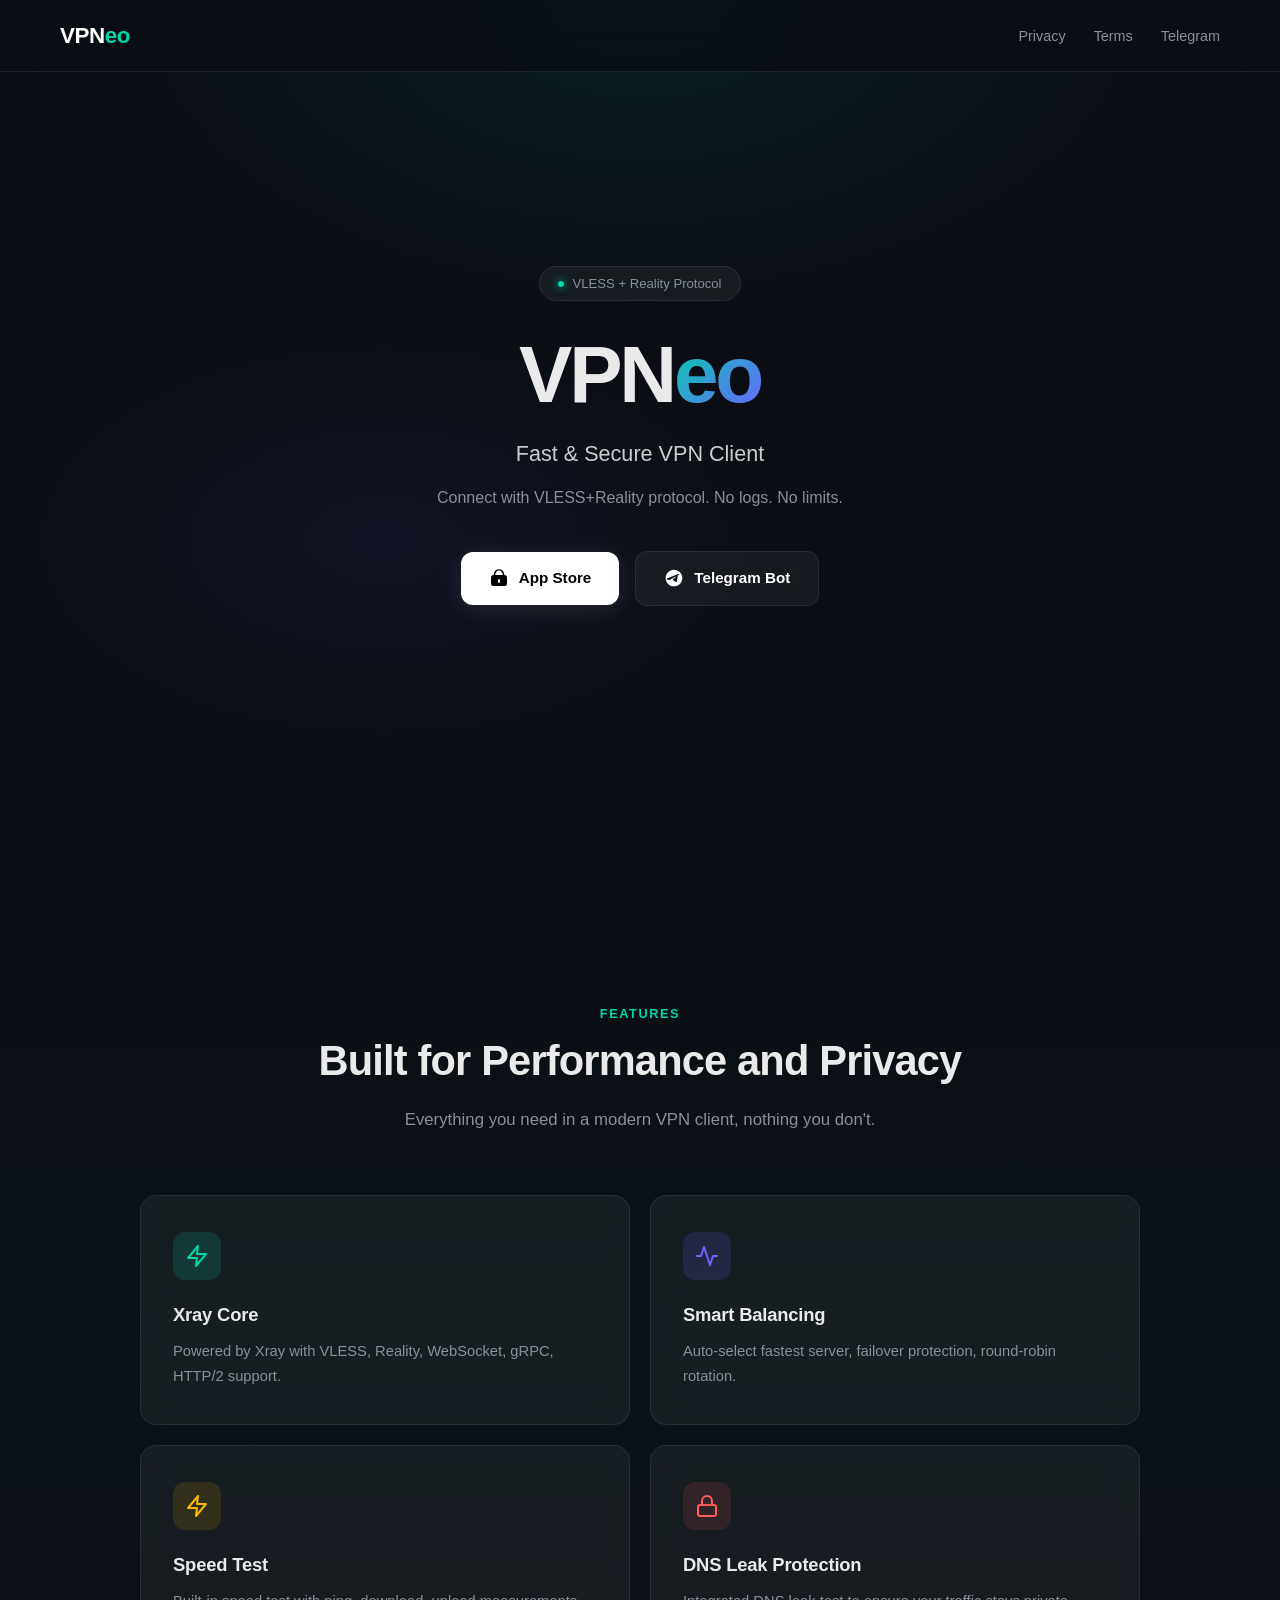
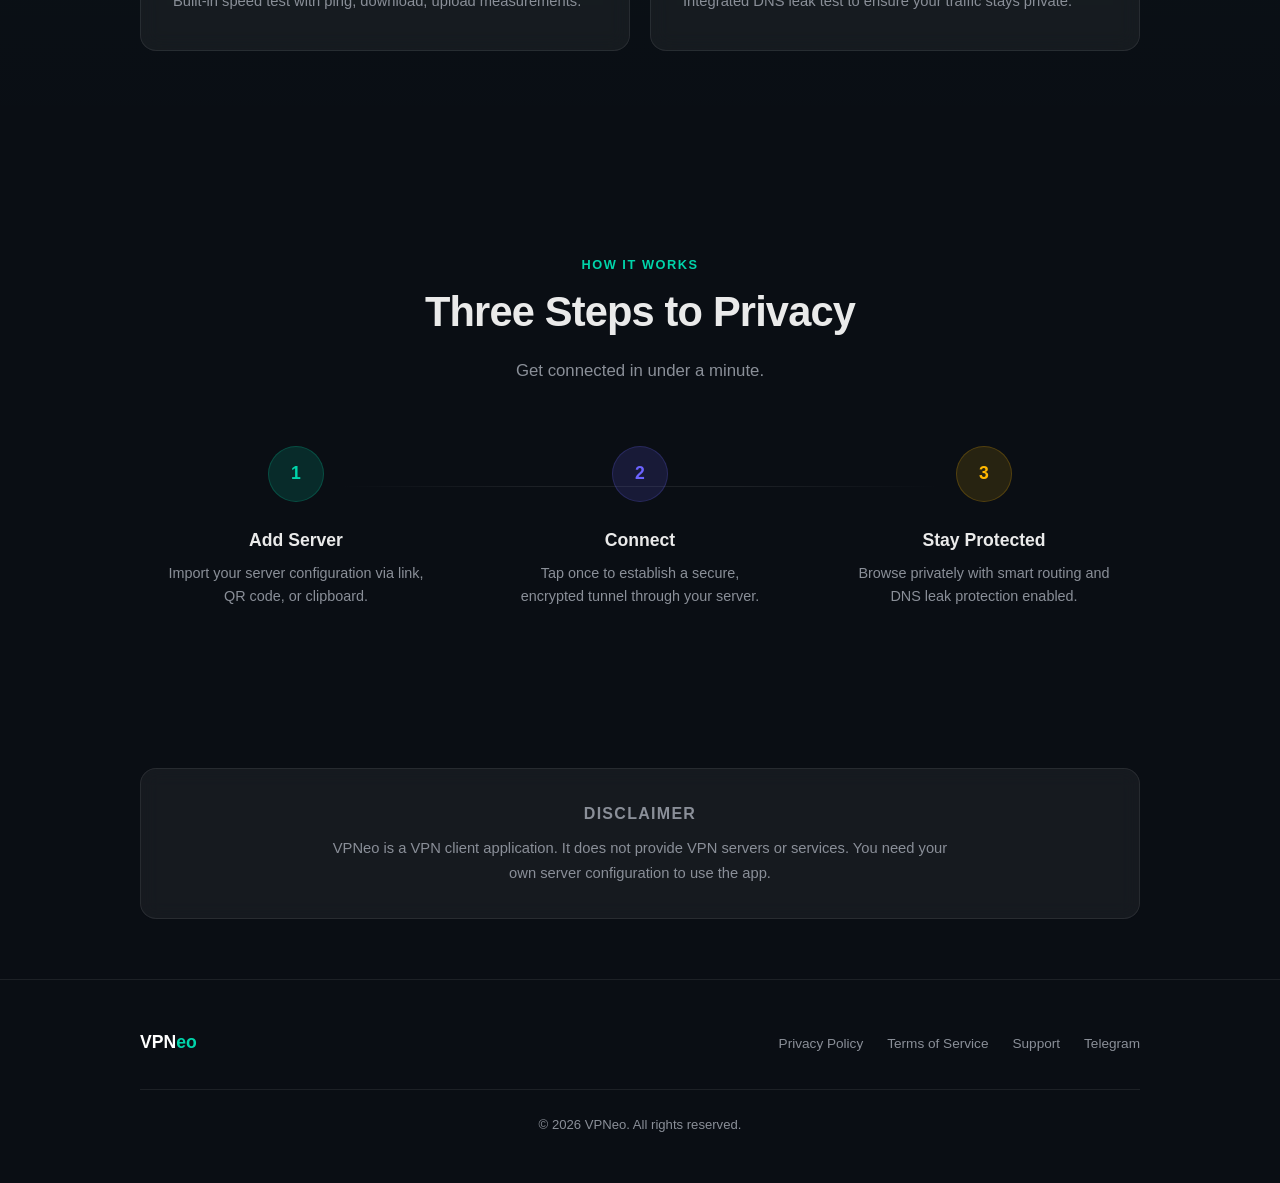
<file: index.html>
<!DOCTYPE html>
<html lang="en">
<head>
  <meta charset="UTF-8">
  <meta name="viewport" content="width=device-width, initial-scale=1.0">
  <title>VPNeo — Fast & Secure VPN Client for iOS</title>
  <meta name="description" content="VPNeo is a modern VPN client for iOS with VLESS, Reality, and Xray Core support. No logs. No limits. Take control of your privacy.">
  <meta property="og:title" content="VPNeo — Fast & Secure VPN Client">
  <meta property="og:description" content="Modern VPN client for iOS with VLESS+Reality protocol. No logs. No limits.">
  <meta property="og:type" content="website">
  <meta property="og:url" content="https://vpneo.digital">
  <meta name="twitter:card" content="summary_large_image">
  <link rel="icon" href="data:image/svg+xml,<svg xmlns='http://www.w3.org/2000/svg' viewBox='0 0 100 100'><text y='.9em' font-size='90'>🛡️</text></svg>">
  <link rel="stylesheet" href="styles.css">
</head>
<body>

  <!-- Navigation -->
  <nav class="nav">
    <a href="/" class="nav-logo">VPN<span>eo</span></a>
    <ul class="nav-links" id="navLinks">
      <li><a href="privacy.html">Privacy</a></li>
      <li><a href="terms.html">Terms</a></li>
      <li><a href="https://t.me/vpneo_appbot" target="_blank" rel="noopener">Telegram</a></li>
    </ul>
    <button class="nav-burger" id="navBurger" aria-label="Toggle menu">
      <span></span><span></span><span></span>
    </button>
  </nav>

  <!-- Hero -->
  <section class="hero">
    <div class="hero-bg"></div>
    <div class="hero-content">
      <div class="hero-badge fade-in">
        <span class="dot"></span>
        VLESS + Reality Protocol
      </div>
      <h1 class="fade-in fade-in-delay-1">VPN<span class="accent">eo</span></h1>
      <p class="hero-tagline fade-in fade-in-delay-2">Fast & Secure VPN Client</p>
      <p class="hero-sub fade-in fade-in-delay-3">Connect with VLESS+Reality protocol. No logs. No limits.</p>
      <div class="hero-buttons fade-in fade-in-delay-4">
        <a href="#" class="btn btn-primary">
          <svg viewBox="0 0 20 20" fill="currentColor"><path d="M10 1.25c-2.07 0-3.39.89-4.15 2.06C5.1 4.47 4.8 5.92 4.72 7H4.5A2.5 2.5 0 0 0 2 9.5v6A2.5 2.5 0 0 0 4.5 18h11a2.5 2.5 0 0 0 2.5-2.5v-6A2.5 2.5 0 0 0 15.5 7h-.22c-.08-1.08-.38-2.53-1.13-3.69C13.39 2.14 12.07 1.25 10 1.25ZM6.22 7c.07-.9.33-2.06.91-2.93C7.72 3.14 8.63 2.5 10 2.5s2.28.64 2.87 1.57c.58.87.84 2.02.91 2.93H6.22ZM10 11a1 1 0 0 1 1 1v2a1 1 0 1 1-2 0v-2a1 1 0 0 1 1-1Z"/></svg>
          App Store
        </a>
        <a href="https://t.me/vpneo_appbot" target="_blank" rel="noopener" class="btn btn-secondary">
          <svg width="20" height="20" viewBox="0 0 24 24" fill="currentColor"><path d="M12 2C6.48 2 2 6.48 2 12s4.48 10 10 10 10-4.48 10-10S17.52 2 12 2zm4.64 6.8c-.15 1.58-.8 5.42-1.13 7.19-.14.75-.42 1-.68 1.03-.58.05-1.02-.38-1.58-.75-.88-.58-1.38-.94-2.23-1.5-.99-.65-.35-1.01.22-1.59.15-.15 2.71-2.48 2.76-2.69.01-.03.01-.14-.07-.2-.08-.06-.19-.04-.27-.02-.12.02-1.96 1.25-5.54 3.66-.52.36-1 .54-1.42.53-.47-.01-1.37-.26-2.03-.48-.82-.27-1.47-.42-1.42-.88.03-.24.37-.49 1.02-.74 3.99-1.74 6.65-2.89 7.99-3.44 3.8-1.58 4.59-1.86 5.1-1.87.11 0 .37.03.54.17.14.12.18.28.2.45-.01.06.01.24 0 .38z"/></svg>
          Telegram Bot
        </a>
      </div>
    </div>
  </section>

  <!-- Features -->
  <section class="features" id="features">
    <div class="container">
      <div class="features-header">
        <span class="section-label fade-in">Features</span>
        <h2 class="section-title fade-in">Built for Performance and Privacy</h2>
        <p class="section-subtitle fade-in">Everything you need in a modern VPN client, nothing you don't.</p>
      </div>
      <div class="features-grid">
        <div class="feature-card fade-in">
          <div class="feature-icon icon-xray">
            <svg width="24" height="24" viewBox="0 0 24 24" fill="none" stroke="currentColor" stroke-width="2" stroke-linecap="round" stroke-linejoin="round"><polygon points="13 2 3 14 12 14 11 22 21 10 12 10 13 2"/></svg>
          </div>
          <h3>Xray Core</h3>
          <p>Powered by Xray with VLESS, Reality, WebSocket, gRPC, HTTP/2 support.</p>
        </div>
        <div class="feature-card fade-in fade-in-delay-1">
          <div class="feature-icon icon-balance">
            <svg width="24" height="24" viewBox="0 0 24 24" fill="none" stroke="currentColor" stroke-width="2" stroke-linecap="round" stroke-linejoin="round"><polyline points="22 12 18 12 15 21 9 3 6 12 2 12"/></svg>
          </div>
          <h3>Smart Balancing</h3>
          <p>Auto-select fastest server, failover protection, round-robin rotation.</p>
        </div>
        <div class="feature-card fade-in fade-in-delay-2">
          <div class="feature-icon icon-speed">
            <svg width="24" height="24" viewBox="0 0 24 24" fill="none" stroke="currentColor" stroke-width="2" stroke-linecap="round" stroke-linejoin="round"><path d="M13 2L3 14h9l-1 8 10-12h-9l1-8z"/></svg>
          </div>
          <h3>Speed Test</h3>
          <p>Built-in speed test with ping, download, upload measurements.</p>
        </div>
        <div class="feature-card fade-in fade-in-delay-3">
          <div class="feature-icon icon-dns">
            <svg width="24" height="24" viewBox="0 0 24 24" fill="none" stroke="currentColor" stroke-width="2" stroke-linecap="round" stroke-linejoin="round"><rect x="3" y="11" width="18" height="11" rx="2" ry="2"/><path d="M7 11V7a5 5 0 0 1 10 0v4"/></svg>
          </div>
          <h3>DNS Leak Protection</h3>
          <p>Integrated DNS leak test to ensure your traffic stays private.</p>
        </div>
      </div>
    </div>
  </section>

  <!-- How It Works -->
  <section class="how-it-works" id="how">
    <div class="container">
      <div class="how-header">
        <span class="section-label fade-in">How It Works</span>
        <h2 class="section-title fade-in">Three Steps to Privacy</h2>
        <p class="section-subtitle fade-in">Get connected in under a minute.</p>
      </div>
      <div class="steps">
        <div class="step fade-in">
          <div class="step-number">1</div>
          <h3>Add Server</h3>
          <p>Import your server configuration via link, QR code, or clipboard.</p>
        </div>
        <div class="step fade-in fade-in-delay-1">
          <div class="step-number">2</div>
          <h3>Connect</h3>
          <p>Tap once to establish a secure, encrypted tunnel through your server.</p>
        </div>
        <div class="step fade-in fade-in-delay-2">
          <div class="step-number">3</div>
          <h3>Stay Protected</h3>
          <p>Browse privately with smart routing and DNS leak protection enabled.</p>
        </div>
      </div>
    </div>
  </section>

  <!-- Disclaimer -->
  <section class="disclaimer">
    <div class="container">
      <div class="disclaimer-box fade-in">
        <h3>Disclaimer</h3>
        <p>VPNeo is a VPN client application. It does not provide VPN servers or services. You need your own server configuration to use the app.</p>
      </div>
    </div>
  </section>

  <!-- Footer -->
  <footer class="footer">
    <div class="container">
      <div class="footer-inner">
        <div class="footer-brand">VPN<span>eo</span></div>
        <ul class="footer-links">
          <li><a href="privacy.html">Privacy Policy</a></li>
          <li><a href="terms.html">Terms of Service</a></li>
          <li><a href="https://t.me/vpneo_appbot" target="_blank" rel="noopener">Support</a></li>
          <li><a href="https://t.me/vpneo_appbot" target="_blank" rel="noopener">Telegram</a></li>
        </ul>
      </div>
      <div class="footer-copy">
        &copy; 2026 VPNeo. All rights reserved.
      </div>
    </div>
  </footer>

  <script>
    // Mobile menu
    const burger = document.getElementById('navBurger');
    const links = document.getElementById('navLinks');
    burger.addEventListener('click', () => {
      burger.classList.toggle('active');
      links.classList.toggle('open');
    });
    links.querySelectorAll('a').forEach(a => {
      a.addEventListener('click', () => {
        burger.classList.remove('active');
        links.classList.remove('open');
      });
    });

    // Scroll fade-in
    const observer = new IntersectionObserver((entries) => {
      entries.forEach(entry => {
        if (entry.isIntersecting) {
          entry.target.classList.add('visible');
        }
      });
    }, { threshold: 0.1, rootMargin: '0px 0px -40px 0px' });

    document.querySelectorAll('.fade-in').forEach(el => observer.observe(el));
  </script>

</body>
</html>
</file>
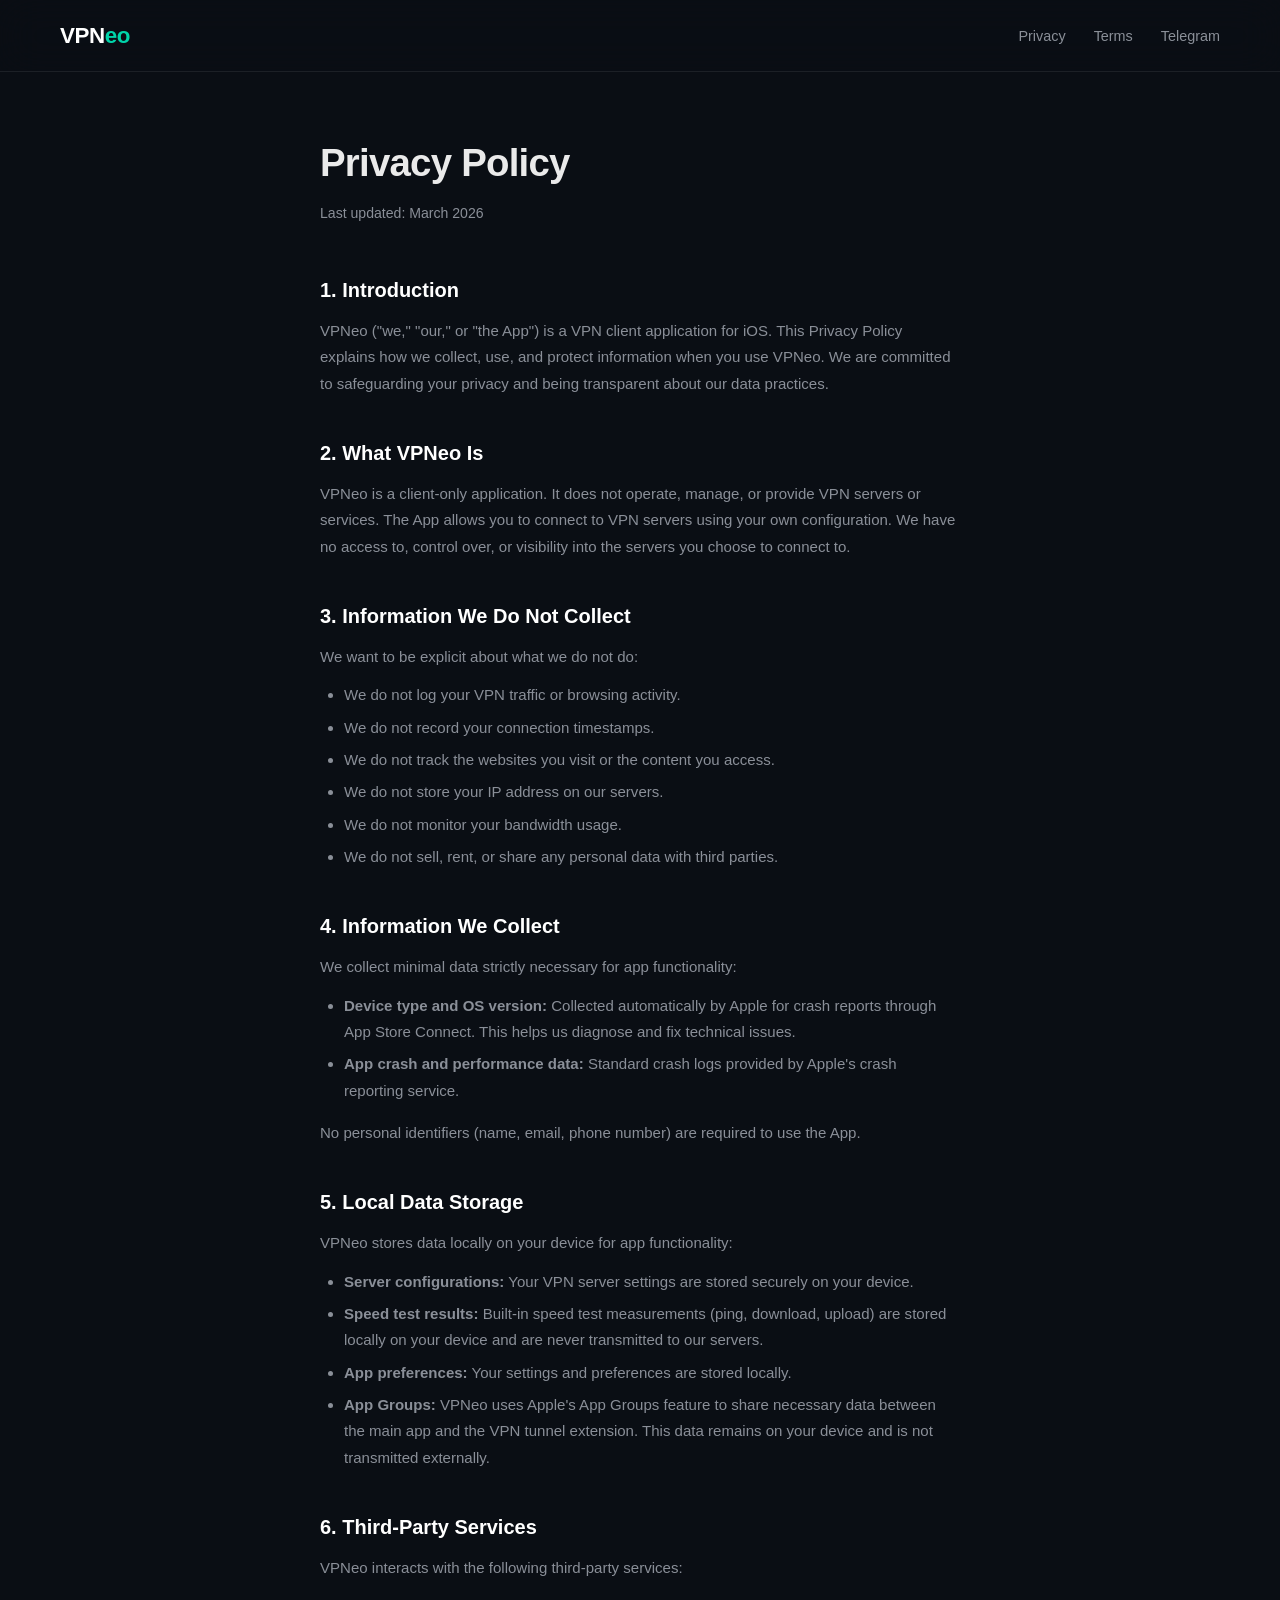
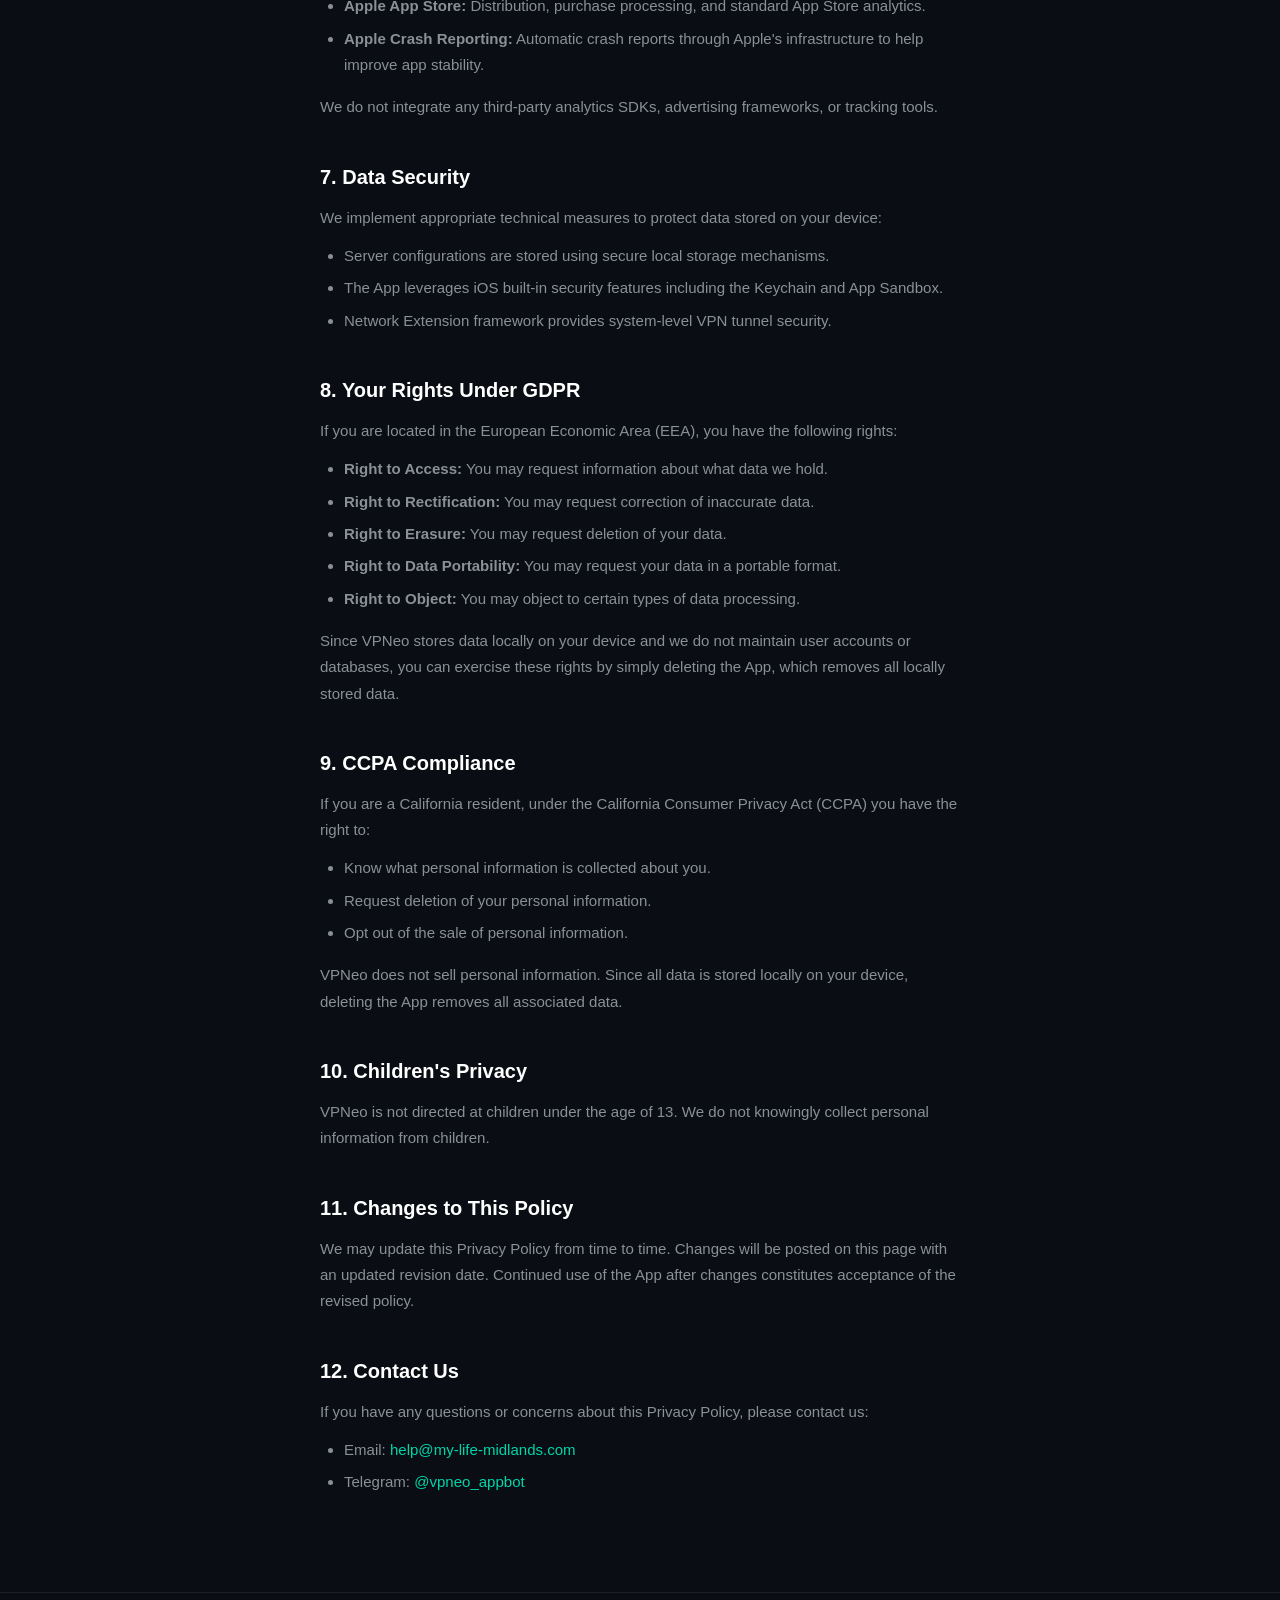
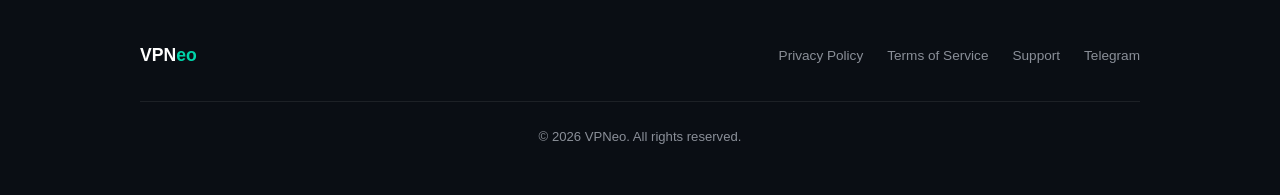
<file: privacy.html>
<!DOCTYPE html>
<html lang="en">
<head>
  <meta charset="UTF-8">
  <meta name="viewport" content="width=device-width, initial-scale=1.0">
  <title>Privacy Policy — VPNeo</title>
  <meta name="description" content="VPNeo Privacy Policy. Learn how we handle your data and protect your privacy.">
  <meta property="og:title" content="Privacy Policy — VPNeo">
  <meta property="og:description" content="VPNeo Privacy Policy. Learn how we handle your data and protect your privacy.">
  <meta property="og:type" content="website">
  <link rel="icon" href="data:image/svg+xml,<svg xmlns='http://www.w3.org/2000/svg' viewBox='0 0 100 100'><text y='.9em' font-size='90'>🛡️</text></svg>">
  <link rel="stylesheet" href="styles.css">
</head>
<body>

  <!-- Navigation -->
  <nav class="nav">
    <a href="/" class="nav-logo">VPN<span>eo</span></a>
    <ul class="nav-links" id="navLinks">
      <li><a href="privacy.html">Privacy</a></li>
      <li><a href="terms.html">Terms</a></li>
      <li><a href="https://t.me/vpneo_appbot" target="_blank" rel="noopener">Telegram</a></li>
    </ul>
    <button class="nav-burger" id="navBurger" aria-label="Toggle menu">
      <span></span><span></span><span></span>
    </button>
  </nav>

  <!-- Content -->
  <section class="legal-page">
    <div class="container">
      <h1>Privacy Policy</h1>
      <p class="last-updated">Last updated: March 2026</p>

      <h2>1. Introduction</h2>
      <p>VPNeo ("we," "our," or "the App") is a VPN client application for iOS. This Privacy Policy explains how we collect, use, and protect information when you use VPNeo. We are committed to safeguarding your privacy and being transparent about our data practices.</p>

      <h2>2. What VPNeo Is</h2>
      <p>VPNeo is a client-only application. It does not operate, manage, or provide VPN servers or services. The App allows you to connect to VPN servers using your own configuration. We have no access to, control over, or visibility into the servers you choose to connect to.</p>

      <h2>3. Information We Do Not Collect</h2>
      <p>We want to be explicit about what we do not do:</p>
      <ul>
        <li>We do not log your VPN traffic or browsing activity.</li>
        <li>We do not record your connection timestamps.</li>
        <li>We do not track the websites you visit or the content you access.</li>
        <li>We do not store your IP address on our servers.</li>
        <li>We do not monitor your bandwidth usage.</li>
        <li>We do not sell, rent, or share any personal data with third parties.</li>
      </ul>

      <h2>4. Information We Collect</h2>
      <p>We collect minimal data strictly necessary for app functionality:</p>
      <ul>
        <li><strong>Device type and OS version:</strong> Collected automatically by Apple for crash reports through App Store Connect. This helps us diagnose and fix technical issues.</li>
        <li><strong>App crash and performance data:</strong> Standard crash logs provided by Apple's crash reporting service.</li>
      </ul>
      <p>No personal identifiers (name, email, phone number) are required to use the App.</p>

      <h2>5. Local Data Storage</h2>
      <p>VPNeo stores data locally on your device for app functionality:</p>
      <ul>
        <li><strong>Server configurations:</strong> Your VPN server settings are stored securely on your device.</li>
        <li><strong>Speed test results:</strong> Built-in speed test measurements (ping, download, upload) are stored locally on your device and are never transmitted to our servers.</li>
        <li><strong>App preferences:</strong> Your settings and preferences are stored locally.</li>
        <li><strong>App Groups:</strong> VPNeo uses Apple's App Groups feature to share necessary data between the main app and the VPN tunnel extension. This data remains on your device and is not transmitted externally.</li>
      </ul>

      <h2>6. Third-Party Services</h2>
      <p>VPNeo interacts with the following third-party services:</p>
      <ul>
        <li><strong>Apple App Store:</strong> Distribution, purchase processing, and standard App Store analytics.</li>
        <li><strong>Apple Crash Reporting:</strong> Automatic crash reports through Apple's infrastructure to help improve app stability.</li>
      </ul>
      <p>We do not integrate any third-party analytics SDKs, advertising frameworks, or tracking tools.</p>

      <h2>7. Data Security</h2>
      <p>We implement appropriate technical measures to protect data stored on your device:</p>
      <ul>
        <li>Server configurations are stored using secure local storage mechanisms.</li>
        <li>The App leverages iOS built-in security features including the Keychain and App Sandbox.</li>
        <li>Network Extension framework provides system-level VPN tunnel security.</li>
      </ul>

      <h2>8. Your Rights Under GDPR</h2>
      <p>If you are located in the European Economic Area (EEA), you have the following rights:</p>
      <ul>
        <li><strong>Right to Access:</strong> You may request information about what data we hold.</li>
        <li><strong>Right to Rectification:</strong> You may request correction of inaccurate data.</li>
        <li><strong>Right to Erasure:</strong> You may request deletion of your data.</li>
        <li><strong>Right to Data Portability:</strong> You may request your data in a portable format.</li>
        <li><strong>Right to Object:</strong> You may object to certain types of data processing.</li>
      </ul>
      <p>Since VPNeo stores data locally on your device and we do not maintain user accounts or databases, you can exercise these rights by simply deleting the App, which removes all locally stored data.</p>

      <h2>9. CCPA Compliance</h2>
      <p>If you are a California resident, under the California Consumer Privacy Act (CCPA) you have the right to:</p>
      <ul>
        <li>Know what personal information is collected about you.</li>
        <li>Request deletion of your personal information.</li>
        <li>Opt out of the sale of personal information.</li>
      </ul>
      <p>VPNeo does not sell personal information. Since all data is stored locally on your device, deleting the App removes all associated data.</p>

      <h2>10. Children's Privacy</h2>
      <p>VPNeo is not directed at children under the age of 13. We do not knowingly collect personal information from children.</p>

      <h2>11. Changes to This Policy</h2>
      <p>We may update this Privacy Policy from time to time. Changes will be posted on this page with an updated revision date. Continued use of the App after changes constitutes acceptance of the revised policy.</p>

      <h2>12. Contact Us</h2>
      <p>If you have any questions or concerns about this Privacy Policy, please contact us:</p>
      <ul>
        <li>Email: <a href="mailto:help@my-life-midlands.com">help@my-life-midlands.com</a></li>
        <li>Telegram: <a href="https://t.me/vpneo_appbot" target="_blank" rel="noopener">@vpneo_appbot</a></li>
      </ul>
    </div>
  </section>

  <!-- Footer -->
  <footer class="footer">
    <div class="container">
      <div class="footer-inner">
        <div class="footer-brand">VPN<span>eo</span></div>
        <ul class="footer-links">
          <li><a href="privacy.html">Privacy Policy</a></li>
          <li><a href="terms.html">Terms of Service</a></li>
          <li><a href="https://t.me/vpneo_appbot" target="_blank" rel="noopener">Support</a></li>
          <li><a href="https://t.me/vpneo_appbot" target="_blank" rel="noopener">Telegram</a></li>
        </ul>
      </div>
      <div class="footer-copy">
        &copy; 2026 VPNeo. All rights reserved.
      </div>
    </div>
  </footer>

  <script>
    const burger = document.getElementById('navBurger');
    const links = document.getElementById('navLinks');
    burger.addEventListener('click', () => {
      burger.classList.toggle('active');
      links.classList.toggle('open');
    });
  </script>

</body>
</html>
</file>
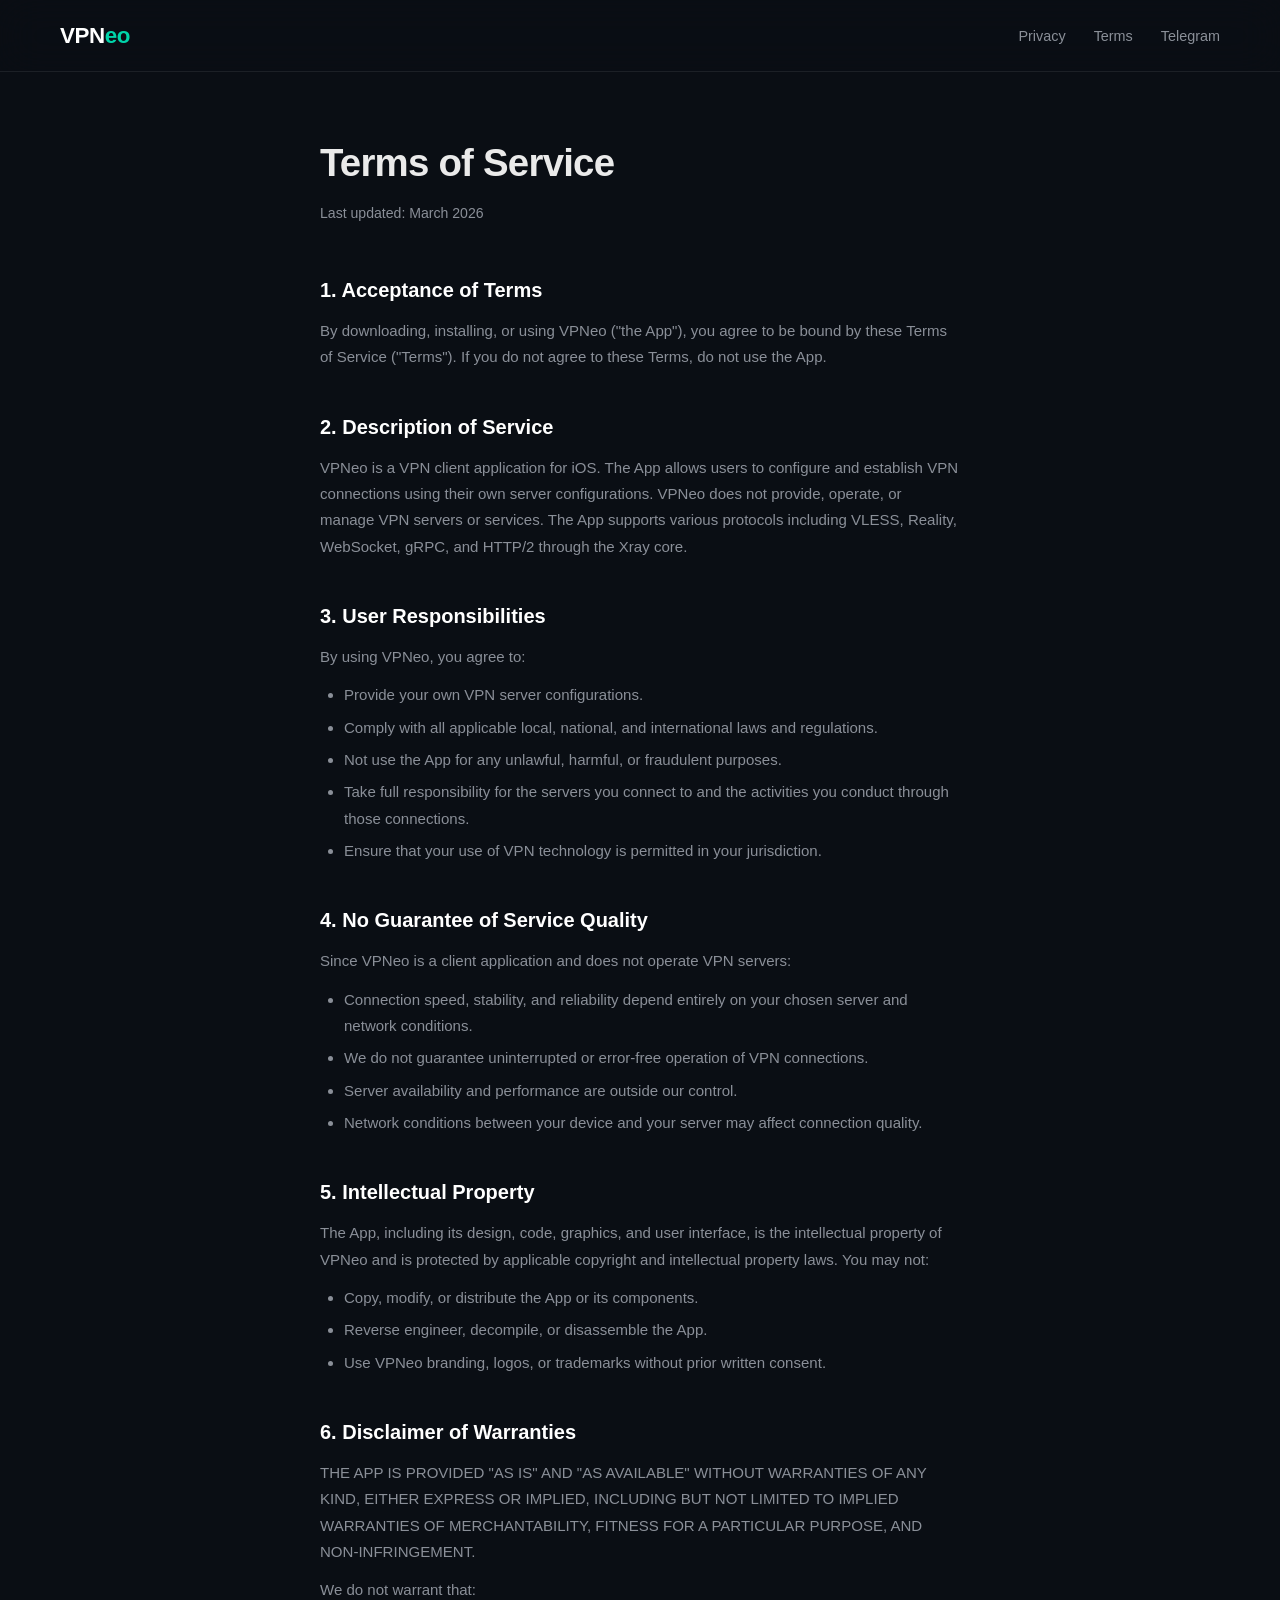
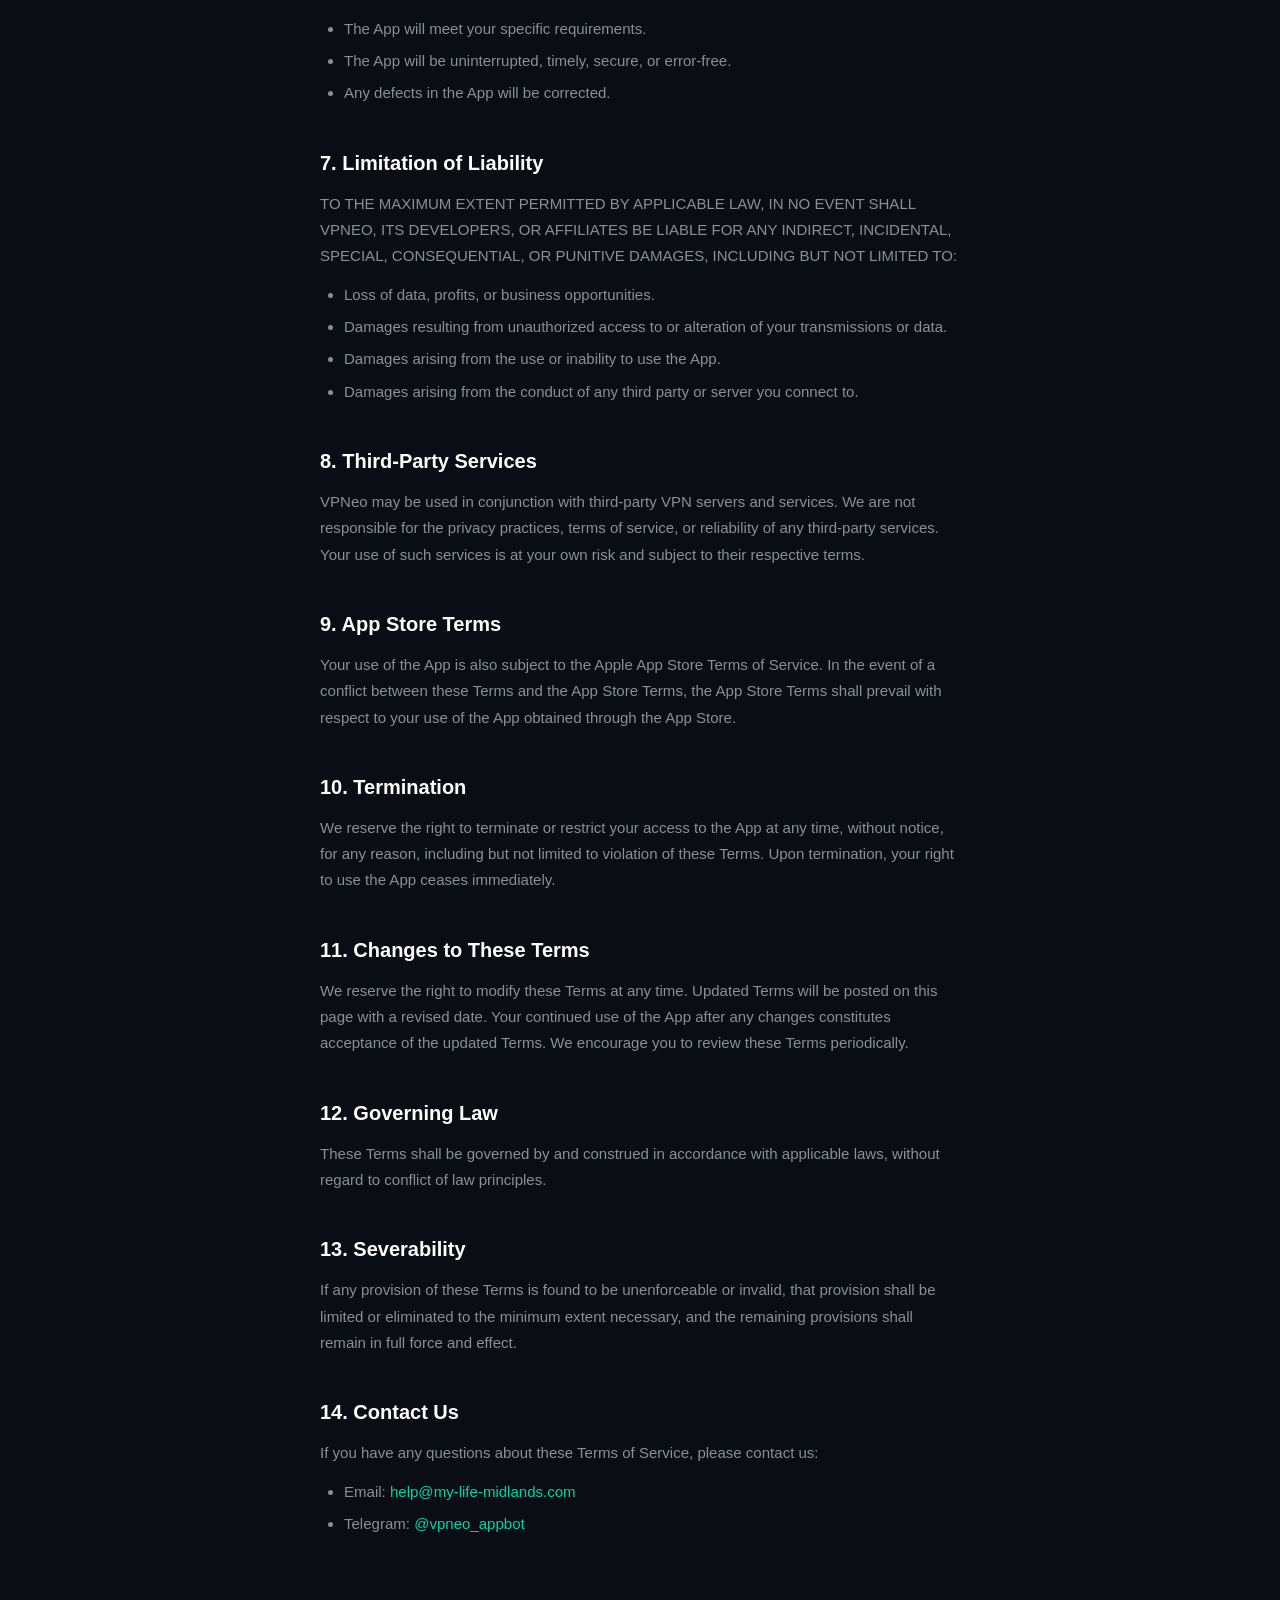
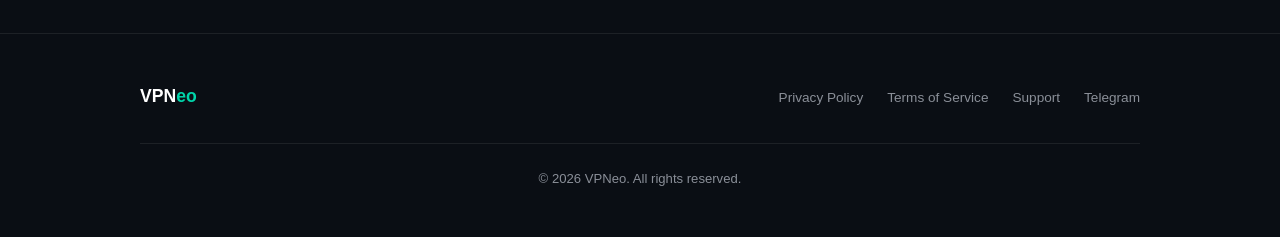
<file: terms.html>
<!DOCTYPE html>
<html lang="en">
<head>
  <meta charset="UTF-8">
  <meta name="viewport" content="width=device-width, initial-scale=1.0">
  <title>Terms of Service — VPNeo</title>
  <meta name="description" content="VPNeo Terms of Service. Read the terms and conditions for using the VPNeo app.">
  <meta property="og:title" content="Terms of Service — VPNeo">
  <meta property="og:description" content="VPNeo Terms of Service. Read the terms and conditions for using the VPNeo app.">
  <meta property="og:type" content="website">
  <link rel="icon" href="data:image/svg+xml,<svg xmlns='http://www.w3.org/2000/svg' viewBox='0 0 100 100'><text y='.9em' font-size='90'>🛡️</text></svg>">
  <link rel="stylesheet" href="styles.css">
</head>
<body>

  <!-- Navigation -->
  <nav class="nav">
    <a href="/" class="nav-logo">VPN<span>eo</span></a>
    <ul class="nav-links" id="navLinks">
      <li><a href="privacy.html">Privacy</a></li>
      <li><a href="terms.html">Terms</a></li>
      <li><a href="https://t.me/vpneo_appbot" target="_blank" rel="noopener">Telegram</a></li>
    </ul>
    <button class="nav-burger" id="navBurger" aria-label="Toggle menu">
      <span></span><span></span><span></span>
    </button>
  </nav>

  <!-- Content -->
  <section class="legal-page">
    <div class="container">
      <h1>Terms of Service</h1>
      <p class="last-updated">Last updated: March 2026</p>

      <h2>1. Acceptance of Terms</h2>
      <p>By downloading, installing, or using VPNeo ("the App"), you agree to be bound by these Terms of Service ("Terms"). If you do not agree to these Terms, do not use the App.</p>

      <h2>2. Description of Service</h2>
      <p>VPNeo is a VPN client application for iOS. The App allows users to configure and establish VPN connections using their own server configurations. VPNeo does not provide, operate, or manage VPN servers or services. The App supports various protocols including VLESS, Reality, WebSocket, gRPC, and HTTP/2 through the Xray core.</p>

      <h2>3. User Responsibilities</h2>
      <p>By using VPNeo, you agree to:</p>
      <ul>
        <li>Provide your own VPN server configurations.</li>
        <li>Comply with all applicable local, national, and international laws and regulations.</li>
        <li>Not use the App for any unlawful, harmful, or fraudulent purposes.</li>
        <li>Take full responsibility for the servers you connect to and the activities you conduct through those connections.</li>
        <li>Ensure that your use of VPN technology is permitted in your jurisdiction.</li>
      </ul>

      <h2>4. No Guarantee of Service Quality</h2>
      <p>Since VPNeo is a client application and does not operate VPN servers:</p>
      <ul>
        <li>Connection speed, stability, and reliability depend entirely on your chosen server and network conditions.</li>
        <li>We do not guarantee uninterrupted or error-free operation of VPN connections.</li>
        <li>Server availability and performance are outside our control.</li>
        <li>Network conditions between your device and your server may affect connection quality.</li>
      </ul>

      <h2>5. Intellectual Property</h2>
      <p>The App, including its design, code, graphics, and user interface, is the intellectual property of VPNeo and is protected by applicable copyright and intellectual property laws. You may not:</p>
      <ul>
        <li>Copy, modify, or distribute the App or its components.</li>
        <li>Reverse engineer, decompile, or disassemble the App.</li>
        <li>Use VPNeo branding, logos, or trademarks without prior written consent.</li>
      </ul>

      <h2>6. Disclaimer of Warranties</h2>
      <p>THE APP IS PROVIDED "AS IS" AND "AS AVAILABLE" WITHOUT WARRANTIES OF ANY KIND, EITHER EXPRESS OR IMPLIED, INCLUDING BUT NOT LIMITED TO IMPLIED WARRANTIES OF MERCHANTABILITY, FITNESS FOR A PARTICULAR PURPOSE, AND NON-INFRINGEMENT.</p>
      <p>We do not warrant that:</p>
      <ul>
        <li>The App will meet your specific requirements.</li>
        <li>The App will be uninterrupted, timely, secure, or error-free.</li>
        <li>Any defects in the App will be corrected.</li>
      </ul>

      <h2>7. Limitation of Liability</h2>
      <p>TO THE MAXIMUM EXTENT PERMITTED BY APPLICABLE LAW, IN NO EVENT SHALL VPNEO, ITS DEVELOPERS, OR AFFILIATES BE LIABLE FOR ANY INDIRECT, INCIDENTAL, SPECIAL, CONSEQUENTIAL, OR PUNITIVE DAMAGES, INCLUDING BUT NOT LIMITED TO:</p>
      <ul>
        <li>Loss of data, profits, or business opportunities.</li>
        <li>Damages resulting from unauthorized access to or alteration of your transmissions or data.</li>
        <li>Damages arising from the use or inability to use the App.</li>
        <li>Damages arising from the conduct of any third party or server you connect to.</li>
      </ul>

      <h2>8. Third-Party Services</h2>
      <p>VPNeo may be used in conjunction with third-party VPN servers and services. We are not responsible for the privacy practices, terms of service, or reliability of any third-party services. Your use of such services is at your own risk and subject to their respective terms.</p>

      <h2>9. App Store Terms</h2>
      <p>Your use of the App is also subject to the Apple App Store Terms of Service. In the event of a conflict between these Terms and the App Store Terms, the App Store Terms shall prevail with respect to your use of the App obtained through the App Store.</p>

      <h2>10. Termination</h2>
      <p>We reserve the right to terminate or restrict your access to the App at any time, without notice, for any reason, including but not limited to violation of these Terms. Upon termination, your right to use the App ceases immediately.</p>

      <h2>11. Changes to These Terms</h2>
      <p>We reserve the right to modify these Terms at any time. Updated Terms will be posted on this page with a revised date. Your continued use of the App after any changes constitutes acceptance of the updated Terms. We encourage you to review these Terms periodically.</p>

      <h2>12. Governing Law</h2>
      <p>These Terms shall be governed by and construed in accordance with applicable laws, without regard to conflict of law principles.</p>

      <h2>13. Severability</h2>
      <p>If any provision of these Terms is found to be unenforceable or invalid, that provision shall be limited or eliminated to the minimum extent necessary, and the remaining provisions shall remain in full force and effect.</p>

      <h2>14. Contact Us</h2>
      <p>If you have any questions about these Terms of Service, please contact us:</p>
      <ul>
        <li>Email: <a href="mailto:help@my-life-midlands.com">help@my-life-midlands.com</a></li>
        <li>Telegram: <a href="https://t.me/vpneo_appbot" target="_blank" rel="noopener">@vpneo_appbot</a></li>
      </ul>
    </div>
  </section>

  <!-- Footer -->
  <footer class="footer">
    <div class="container">
      <div class="footer-inner">
        <div class="footer-brand">VPN<span>eo</span></div>
        <ul class="footer-links">
          <li><a href="privacy.html">Privacy Policy</a></li>
          <li><a href="terms.html">Terms of Service</a></li>
          <li><a href="https://t.me/vpneo_appbot" target="_blank" rel="noopener">Support</a></li>
          <li><a href="https://t.me/vpneo_appbot" target="_blank" rel="noopener">Telegram</a></li>
        </ul>
      </div>
      <div class="footer-copy">
        &copy; 2026 VPNeo. All rights reserved.
      </div>
    </div>
  </footer>

  <script>
    const burger = document.getElementById('navBurger');
    const links = document.getElementById('navLinks');
    burger.addEventListener('click', () => {
      burger.classList.toggle('active');
      links.classList.toggle('open');
    });
  </script>

</body>
</html>
</file>
<file: styles.css>
/* ===== Reset & Base ===== */
*, *::before, *::after {
  margin: 0;
  padding: 0;
  box-sizing: border-box;
}

:root {
  --bg: #0A0E14;
  --bg-card: rgba(255, 255, 255, 0.05);
  --accent: #00D4AA;
  --accent-glow: rgba(0, 212, 170, 0.15);
  --secondary: #6C63FF;
  --secondary-glow: rgba(108, 99, 255, 0.15);
  --text: #EAEAEA;
  --text-muted: #8A8F98;
  --border: rgba(255, 255, 255, 0.08);
  --radius: 16px;
  --radius-sm: 10px;
  --nav-height: 72px;
}

html {
  scroll-behavior: smooth;
  -webkit-text-size-adjust: 100%;
}

body {
  font-family: -apple-system, BlinkMacSystemFont, 'SF Pro Display', 'Segoe UI', Roboto, Helvetica, Arial, sans-serif;
  background: var(--bg);
  color: var(--text);
  line-height: 1.6;
  overflow-x: hidden;
  -webkit-font-smoothing: antialiased;
  -moz-osx-font-smoothing: grayscale;
}

a {
  color: var(--accent);
  text-decoration: none;
  transition: color 0.2s;
}

a:hover {
  color: #33e0be;
}

img {
  max-width: 100%;
  display: block;
}

/* ===== Navigation ===== */
.nav {
  position: fixed;
  top: 0;
  left: 0;
  right: 0;
  z-index: 1000;
  height: var(--nav-height);
  display: flex;
  align-items: center;
  justify-content: space-between;
  padding: 0 clamp(20px, 5vw, 60px);
  background: rgba(10, 14, 20, 0.8);
  backdrop-filter: blur(20px);
  -webkit-backdrop-filter: blur(20px);
  border-bottom: 1px solid var(--border);
  transition: background 0.3s;
}

.nav-logo {
  font-size: 1.4rem;
  font-weight: 700;
  letter-spacing: -0.02em;
  color: #fff;
}

.nav-logo span {
  color: var(--accent);
}

.nav-links {
  display: flex;
  align-items: center;
  gap: 28px;
  list-style: none;
}

.nav-links a {
  color: var(--text-muted);
  font-size: 0.9rem;
  font-weight: 500;
  transition: color 0.2s;
}

.nav-links a:hover {
  color: #fff;
}

.nav-burger {
  display: none;
  flex-direction: column;
  gap: 5px;
  background: none;
  border: none;
  cursor: pointer;
  padding: 4px;
}

.nav-burger span {
  display: block;
  width: 22px;
  height: 2px;
  background: var(--text);
  border-radius: 2px;
  transition: transform 0.3s, opacity 0.3s;
}

/* ===== Layout ===== */
.container {
  max-width: 1120px;
  margin: 0 auto;
  padding: 0 clamp(20px, 5vw, 60px);
}

section {
  padding: 100px 0;
}

.section-label {
  display: inline-block;
  font-size: 0.8rem;
  font-weight: 600;
  text-transform: uppercase;
  letter-spacing: 0.12em;
  color: var(--accent);
  margin-bottom: 12px;
}

.section-title {
  font-size: clamp(1.8rem, 4vw, 2.6rem);
  font-weight: 700;
  letter-spacing: -0.02em;
  line-height: 1.2;
  margin-bottom: 20px;
}

.section-subtitle {
  font-size: 1.05rem;
  color: var(--text-muted);
  max-width: 560px;
  line-height: 1.7;
}

/* ===== Hero ===== */
.hero {
  position: relative;
  min-height: 100vh;
  display: flex;
  align-items: center;
  justify-content: center;
  text-align: center;
  padding-top: var(--nav-height);
  overflow: hidden;
}

.hero-bg {
  position: absolute;
  inset: 0;
  z-index: 0;
  background:
    radial-gradient(ellipse 60% 50% at 50% 0%, rgba(0, 212, 170, 0.08) 0%, transparent 70%),
    radial-gradient(ellipse 50% 40% at 30% 60%, rgba(108, 99, 255, 0.06) 0%, transparent 60%);
  animation: heroPulse 8s ease-in-out infinite alternate;
}

@keyframes heroPulse {
  0% {
    opacity: 0.7;
    transform: scale(1);
  }
  100% {
    opacity: 1;
    transform: scale(1.05);
  }
}

.hero-content {
  position: relative;
  z-index: 1;
  max-width: 680px;
  padding: 0 20px;
}

.hero-badge {
  display: inline-flex;
  align-items: center;
  gap: 8px;
  background: var(--bg-card);
  border: 1px solid var(--border);
  border-radius: 100px;
  padding: 6px 18px;
  font-size: 0.82rem;
  color: var(--text-muted);
  margin-bottom: 32px;
  backdrop-filter: blur(10px);
}

.hero-badge .dot {
  width: 6px;
  height: 6px;
  border-radius: 50%;
  background: var(--accent);
  box-shadow: 0 0 8px var(--accent);
}

.hero h1 {
  font-size: clamp(3rem, 8vw, 5rem);
  font-weight: 800;
  letter-spacing: -0.04em;
  line-height: 1.05;
  margin-bottom: 20px;
}

.hero h1 .accent {
  background: linear-gradient(135deg, var(--accent), var(--secondary));
  -webkit-background-clip: text;
  -webkit-text-fill-color: transparent;
  background-clip: text;
}

.hero-tagline {
  font-size: clamp(1.1rem, 2.5vw, 1.35rem);
  font-weight: 500;
  color: #ccc;
  margin-bottom: 12px;
}

.hero-sub {
  font-size: 1rem;
  color: var(--text-muted);
  margin-bottom: 40px;
  line-height: 1.7;
}

.hero-buttons {
  display: flex;
  align-items: center;
  justify-content: center;
  gap: 16px;
  flex-wrap: wrap;
}

/* ===== Buttons ===== */
.btn {
  display: inline-flex;
  align-items: center;
  gap: 10px;
  padding: 14px 28px;
  border-radius: 12px;
  font-size: 0.95rem;
  font-weight: 600;
  border: none;
  cursor: pointer;
  transition: transform 0.2s, box-shadow 0.2s, background 0.2s;
}

.btn:hover {
  transform: translateY(-2px);
}

.btn:active {
  transform: translateY(0);
}

.btn-primary {
  background: #fff;
  color: #000;
  box-shadow: 0 4px 24px rgba(255, 255, 255, 0.1);
}

.btn-primary:hover {
  background: #f0f0f0;
  color: #000;
  box-shadow: 0 6px 32px rgba(255, 255, 255, 0.15);
}

.btn-primary svg {
  width: 20px;
  height: 20px;
}

.btn-secondary {
  background: var(--bg-card);
  color: #fff;
  border: 1px solid var(--border);
  backdrop-filter: blur(10px);
}

.btn-secondary:hover {
  background: rgba(255, 255, 255, 0.1);
  color: #fff;
  box-shadow: 0 4px 20px rgba(0, 0, 0, 0.3);
}

/* ===== Features ===== */
.features {
  background: linear-gradient(180deg, transparent, rgba(0, 212, 170, 0.02), transparent);
}

.features-header {
  text-align: center;
  margin-bottom: 60px;
}

.features-header .section-subtitle {
  margin: 0 auto;
}

.features-grid {
  display: grid;
  grid-template-columns: repeat(2, 1fr);
  gap: 20px;
}

.feature-card {
  background: var(--bg-card);
  border: 1px solid var(--border);
  border-radius: var(--radius);
  padding: 36px 32px;
  backdrop-filter: blur(10px);
  transition: transform 0.3s, border-color 0.3s, box-shadow 0.3s;
}

.feature-card:hover {
  transform: translateY(-4px);
  border-color: rgba(0, 212, 170, 0.2);
  box-shadow: 0 12px 40px rgba(0, 0, 0, 0.3);
}

.feature-icon {
  width: 48px;
  height: 48px;
  border-radius: 12px;
  display: flex;
  align-items: center;
  justify-content: center;
  margin-bottom: 20px;
  font-size: 1.3rem;
}

.feature-icon.icon-xray {
  background: var(--accent-glow);
  color: var(--accent);
}

.feature-icon.icon-balance {
  background: var(--secondary-glow);
  color: var(--secondary);
}

.feature-icon.icon-speed {
  background: rgba(255, 184, 0, 0.12);
  color: #FFB800;
}

.feature-icon.icon-dns {
  background: rgba(255, 92, 92, 0.12);
  color: #FF5C5C;
}

.feature-card h3 {
  font-size: 1.15rem;
  font-weight: 600;
  margin-bottom: 10px;
  letter-spacing: -0.01em;
}

.feature-card p {
  font-size: 0.92rem;
  color: var(--text-muted);
  line-height: 1.65;
}

/* ===== How It Works ===== */
.how-it-works {
  text-align: center;
}

.how-header {
  margin-bottom: 60px;
}

.how-header .section-subtitle {
  margin: 0 auto;
}

.steps {
  display: grid;
  grid-template-columns: repeat(3, 1fr);
  gap: 32px;
  position: relative;
}

.steps::before {
  content: '';
  position: absolute;
  top: 40px;
  left: 20%;
  right: 20%;
  height: 1px;
  background: linear-gradient(90deg, transparent, var(--border), var(--border), transparent);
}

.step {
  position: relative;
}

.step-number {
  width: 56px;
  height: 56px;
  border-radius: 50%;
  display: flex;
  align-items: center;
  justify-content: center;
  font-size: 1.1rem;
  font-weight: 700;
  margin: 0 auto 24px;
  position: relative;
  z-index: 1;
}

.step:nth-child(1) .step-number {
  background: var(--accent-glow);
  color: var(--accent);
  border: 1px solid rgba(0, 212, 170, 0.2);
}

.step:nth-child(2) .step-number {
  background: var(--secondary-glow);
  color: var(--secondary);
  border: 1px solid rgba(108, 99, 255, 0.2);
}

.step:nth-child(3) .step-number {
  background: rgba(255, 184, 0, 0.12);
  color: #FFB800;
  border: 1px solid rgba(255, 184, 0, 0.2);
}

.step h3 {
  font-size: 1.1rem;
  font-weight: 600;
  margin-bottom: 8px;
}

.step p {
  font-size: 0.9rem;
  color: var(--text-muted);
  line-height: 1.6;
  max-width: 260px;
  margin: 0 auto;
}

/* ===== Disclaimer ===== */
.disclaimer {
  padding: 60px 0;
}

.disclaimer-box {
  background: var(--bg-card);
  border: 1px solid var(--border);
  border-radius: var(--radius);
  padding: 32px 40px;
  text-align: center;
  backdrop-filter: blur(10px);
}

.disclaimer-box h3 {
  font-size: 1rem;
  font-weight: 600;
  margin-bottom: 10px;
  color: var(--text-muted);
  text-transform: uppercase;
  letter-spacing: 0.08em;
}

.disclaimer-box p {
  font-size: 0.92rem;
  color: var(--text-muted);
  line-height: 1.7;
  max-width: 640px;
  margin: 0 auto;
}

/* ===== Footer ===== */
.footer {
  border-top: 1px solid var(--border);
  padding: 48px 0;
}

.footer-inner {
  display: flex;
  align-items: center;
  justify-content: space-between;
  flex-wrap: wrap;
  gap: 20px;
}

.footer-brand {
  font-size: 1.1rem;
  font-weight: 700;
  color: #fff;
}

.footer-brand span {
  color: var(--accent);
}

.footer-links {
  display: flex;
  align-items: center;
  gap: 24px;
  list-style: none;
}

.footer-links a {
  color: var(--text-muted);
  font-size: 0.85rem;
  transition: color 0.2s;
}

.footer-links a:hover {
  color: #fff;
}

.footer-copy {
  width: 100%;
  text-align: center;
  margin-top: 32px;
  padding-top: 24px;
  border-top: 1px solid var(--border);
  font-size: 0.82rem;
  color: var(--text-muted);
}

/* ===== Legal Pages ===== */
.legal-page {
  padding-top: calc(var(--nav-height) + 60px);
  padding-bottom: 80px;
  min-height: 100vh;
}

.legal-page .container {
  max-width: 760px;
}

.legal-page h1 {
  font-size: clamp(1.8rem, 4vw, 2.4rem);
  font-weight: 700;
  margin-bottom: 8px;
  letter-spacing: -0.02em;
}

.legal-page .last-updated {
  color: var(--text-muted);
  font-size: 0.88rem;
  margin-bottom: 48px;
}

.legal-page h2 {
  font-size: 1.25rem;
  font-weight: 600;
  margin-top: 40px;
  margin-bottom: 12px;
  color: #fff;
}

.legal-page p,
.legal-page li {
  font-size: 0.94rem;
  color: var(--text-muted);
  line-height: 1.75;
  margin-bottom: 12px;
}

.legal-page ul {
  padding-left: 24px;
  margin-bottom: 16px;
}

.legal-page li {
  margin-bottom: 6px;
}

.legal-page a {
  color: var(--accent);
}

/* ===== Animations ===== */
.fade-in {
  opacity: 0;
  transform: translateY(24px);
  transition: opacity 0.7s ease, transform 0.7s ease;
}

.fade-in.visible {
  opacity: 1;
  transform: translateY(0);
}

.fade-in-delay-1 { transition-delay: 0.1s; }
.fade-in-delay-2 { transition-delay: 0.2s; }
.fade-in-delay-3 { transition-delay: 0.3s; }
.fade-in-delay-4 { transition-delay: 0.4s; }

/* ===== Responsive ===== */
@media (max-width: 768px) {
  .nav-links {
    position: fixed;
    top: var(--nav-height);
    left: 0;
    right: 0;
    background: rgba(10, 14, 20, 0.95);
    backdrop-filter: blur(20px);
    -webkit-backdrop-filter: blur(20px);
    flex-direction: column;
    padding: 24px;
    gap: 20px;
    border-bottom: 1px solid var(--border);
    transform: translateY(-100%);
    opacity: 0;
    pointer-events: none;
    transition: transform 0.3s, opacity 0.3s;
  }

  .nav-links.open {
    transform: translateY(0);
    opacity: 1;
    pointer-events: all;
  }

  .nav-burger {
    display: flex;
  }

  .nav-burger.active span:nth-child(1) {
    transform: rotate(45deg) translate(5px, 5px);
  }

  .nav-burger.active span:nth-child(2) {
    opacity: 0;
  }

  .nav-burger.active span:nth-child(3) {
    transform: rotate(-45deg) translate(5px, -5px);
  }

  .features-grid {
    grid-template-columns: 1fr;
  }

  .steps {
    grid-template-columns: 1fr;
    gap: 40px;
  }

  .steps::before {
    display: none;
  }

  .hero h1 {
    font-size: clamp(2.4rem, 10vw, 3.5rem);
  }

  .hero-buttons {
    flex-direction: column;
  }

  .hero-buttons .btn {
    width: 100%;
    justify-content: center;
  }

  .footer-inner {
    flex-direction: column;
    text-align: center;
  }

  .footer-links {
    flex-wrap: wrap;
    justify-content: center;
  }

  .disclaimer-box {
    padding: 24px 20px;
  }

  section {
    padding: 70px 0;
  }
}

@media (max-width: 480px) {
  .feature-card {
    padding: 28px 22px;
  }
}
</file>
